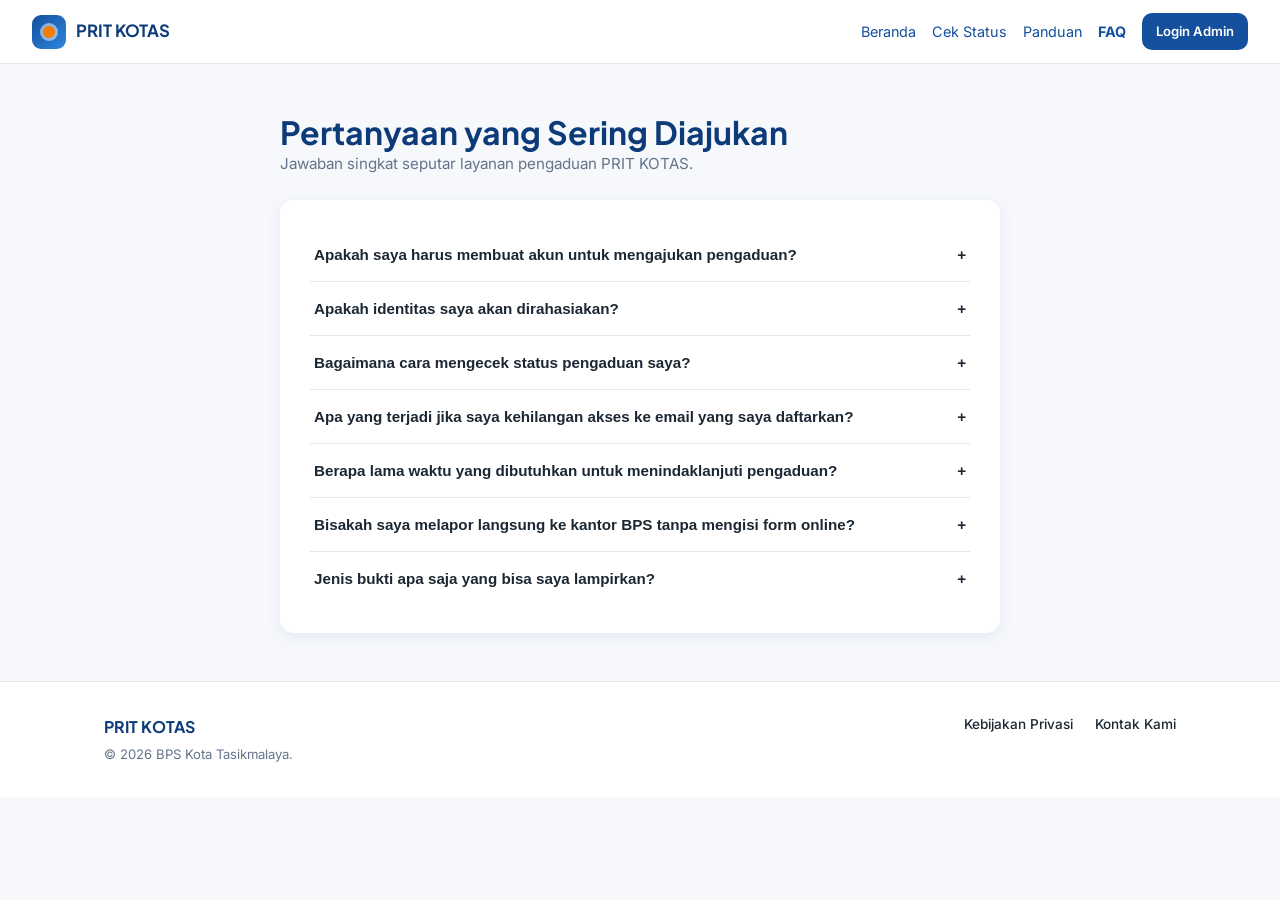
<file: faq.html>
<!DOCTYPE html>
<html lang="id">
<head>
<meta charset="UTF-8">
<meta name="viewport" content="width=device-width, initial-scale=1.0">
<title>FAQ | PRIT KOTAS</title>
<link rel="preconnect" href="https://fonts.googleapis.com">
<link href="https://fonts.googleapis.com/css2?family=Plus+Jakarta+Sans:wght@600;700;800&family=Inter:wght@400;500;600&display=swap" rel="stylesheet">
<link rel="stylesheet" href="global.css">
<link rel="stylesheet" href="landing.css">
<style>
  .faq-item { border-bottom: 1px solid var(--garis); }
  .faq-item:last-child { border-bottom: none; }
  .faq-q {
    width: 100%; text-align: left; background: none; border: none;
    padding: 18px 4px; font-weight: 700; font-size: 0.95rem; color: var(--teks-gelap);
    display: flex; justify-content: space-between; align-items: center; cursor: pointer;
  }
  .faq-a { max-height: 0; overflow: hidden; transition: max-height 0.2s ease; font-size: 0.88rem; color: var(--teks-muted); line-height: 1.7; }
  .faq-item.buka .faq-a { max-height: 300px; padding-bottom: 18px; }
  .faq-item.buka .faq-q { color: var(--biru-utama); }
  .faq-icon { transition: transform 0.2s ease; }
  .faq-item.buka .faq-icon { transform: rotate(45deg); }
</style>
</head>
<body>

<nav class="navbar">
  <a href="index.html" class="navbar__brand" style="text-decoration:none;">
    <span class="logo-dot"></span> PRIT KOTAS
  </a>
  <div class="navbar__menu">
    <a href="index.html">Beranda</a>
    <a href="cek-status.html">Cek Status</a>
    <a href="panduan.html">Panduan</a>
    <a href="faq.html" class="nav-aktif">FAQ</a>
    <a href="login.html" class="btn btn--primary btn--sm">Login Admin</a>
  </div>
</nav>

<main class="section container" style="max-width:720px;">
  <h1>Pertanyaan yang Sering Diajukan</h1>
  <p class="section-subtitle">Jawaban singkat seputar layanan pengaduan PRIT KOTAS.</p>

  <div class="card">
    <div id="daftarFaq"></div>
  </div>
</main>

<footer class="footer--lengkap">
  <div class="container">
    <div>
      <div class="footer__brand">PRIT KOTAS</div>
      <div class="footer__copy">&copy; 2026 BPS Kota Tasikmalaya.</div>
    </div>
    <div class="footer__links">
      <a href="privasi.html">Kebijakan Privasi</a>
      <a href="index.html#kontak">Kontak Kami</a>
    </div>
  </div>
</footer>

<script>
  const faq = [
    { q: "Apakah saya harus membuat akun untuk mengajukan pengaduan?", a: "Tidak. Masyarakat dapat langsung mengisi form pengaduan tanpa perlu mendaftar atau login." },
    { q: "Apakah identitas saya akan dirahasiakan?", a: "Ya. Identitas Anda sebagai whistleblower dirahasiakan sesuai ketentuan Whistle Blowing System BPS." },
    { q: "Bagaimana cara mengecek status pengaduan saya?", a: "Buka halaman \"Cek Status\", lalu masukkan email yang sama seperti saat Anda mengajukan pengaduan." },
    { q: "Apa yang terjadi jika saya kehilangan akses ke email yang saya daftarkan?", a: "Anda dapat menghubungi kami langsung lewat WhatsApp atau email resmi BPS yang tercantum di halaman Kontak, agar tim kami dapat membantu." },
    { q: "Berapa lama waktu yang dibutuhkan untuk menindaklanjuti pengaduan?", a: "Waktu penanganan bervariasi tergantung kompleksitas laporan. Anda dapat memantau tahapannya (Menunggu, Diproses, Selesai) melalui halaman Cek Status." },
    { q: "Bisakah saya melapor langsung ke kantor BPS tanpa mengisi form online?", a: "Bisa. Anda dapat datang langsung ke kantor BPS Kota Tasikmalaya, dan petugas kami akan mencatatkan laporan Anda ke dalam sistem." },
    { q: "Jenis bukti apa saja yang bisa saya lampirkan?", a: "Anda dapat mengunggah hingga 10 berkas (foto, dokumen, atau rekaman) dengan ukuran maksimal 10MB per berkas." }
  ];

  document.getElementById("daftarFaq").innerHTML = faq.map((item, i) => `
    <div class="faq-item" data-i="${i}">
      <button class="faq-q">${item.q} <span class="faq-icon">+</span></button>
      <div class="faq-a">${item.a}</div>
    </div>`).join("");

  document.querySelectorAll(".faq-item").forEach(el => {
    el.querySelector(".faq-q").addEventListener("click", () => el.classList.toggle("buka"));
  });
</script>
</body>
</html>
</file>
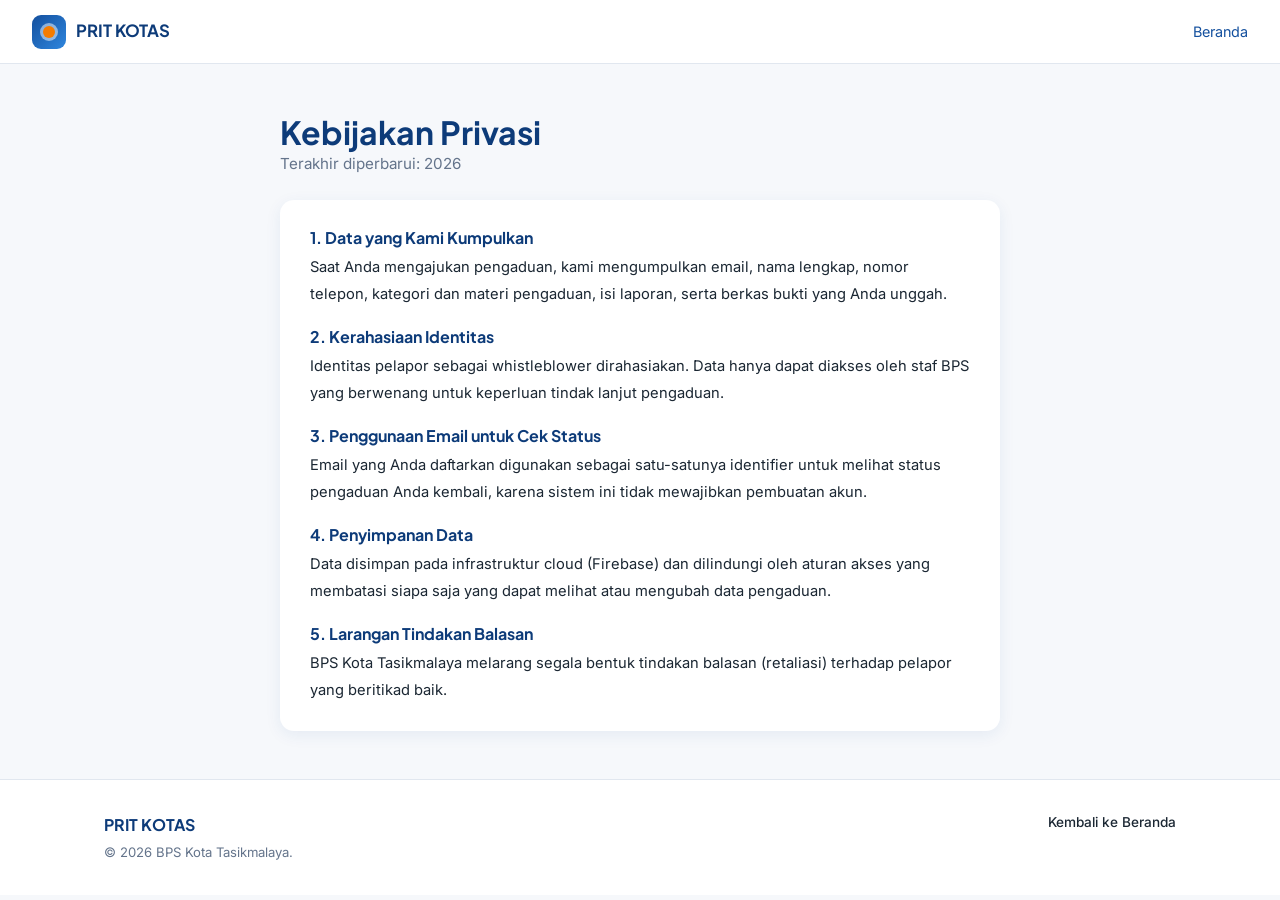
<file: privasi.html>
<!DOCTYPE html>
<html lang="id">
<head>
<meta charset="UTF-8">
<meta name="viewport" content="width=device-width, initial-scale=1.0">
<title>Kebijakan Privasi | PRIT KOTAS</title>
<link rel="preconnect" href="https://fonts.googleapis.com">
<link href="https://fonts.googleapis.com/css2?family=Plus+Jakarta+Sans:wght@600;700;800&family=Inter:wght@400;500;600&display=swap" rel="stylesheet">
<link rel="stylesheet" href="global.css">
<link rel="stylesheet" href="landing.css">
</head>
<body>

<nav class="navbar">
  <a href="index.html" class="navbar__brand" style="text-decoration:none;">
    <span class="logo-dot"></span> PRIT KOTAS
  </a>
  <div class="navbar__menu">
    <a href="index.html">Beranda</a>
  </div>
</nav>

<main class="section container" style="max-width:720px;">
  <h1>Kebijakan Privasi</h1>
  <p class="section-subtitle">Terakhir diperbarui: 2026</p>

  <div class="card" style="display:flex; flex-direction:column; gap:20px; font-size:0.92rem; color:var(--teks-gelap); line-height:1.8;">
    <div>
      <h3 style="font-size:1rem; margin-bottom:6px;">1. Data yang Kami Kumpulkan</h3>
      <p>Saat Anda mengajukan pengaduan, kami mengumpulkan email, nama lengkap, nomor telepon, kategori dan materi pengaduan, isi laporan, serta berkas bukti yang Anda unggah.</p>
    </div>
    <div>
      <h3 style="font-size:1rem; margin-bottom:6px;">2. Kerahasiaan Identitas</h3>
      <p>Identitas pelapor sebagai whistleblower dirahasiakan. Data hanya dapat diakses oleh staf BPS yang berwenang untuk keperluan tindak lanjut pengaduan.</p>
    </div>
    <div>
      <h3 style="font-size:1rem; margin-bottom:6px;">3. Penggunaan Email untuk Cek Status</h3>
      <p>Email yang Anda daftarkan digunakan sebagai satu-satunya identifier untuk melihat status pengaduan Anda kembali, karena sistem ini tidak mewajibkan pembuatan akun.</p>
    </div>
    <div>
      <h3 style="font-size:1rem; margin-bottom:6px;">4. Penyimpanan Data</h3>
      <p>Data disimpan pada infrastruktur cloud (Firebase) dan dilindungi oleh aturan akses yang membatasi siapa saja yang dapat melihat atau mengubah data pengaduan.</p>
    </div>
    <div>
      <h3 style="font-size:1rem; margin-bottom:6px;">5. Larangan Tindakan Balasan</h3>
      <p>BPS Kota Tasikmalaya melarang segala bentuk tindakan balasan (retaliasi) terhadap pelapor yang beritikad baik.</p>
    </div>
  </div>
</main>

<footer class="footer--lengkap">
  <div class="container">
    <div>
      <div class="footer__brand">PRIT KOTAS</div>
      <div class="footer__copy">&copy; 2026 BPS Kota Tasikmalaya.</div>
    </div>
    <div class="footer__links">
      <a href="index.html">Kembali ke Beranda</a>
    </div>
  </div>
</footer>
</body>
</html>
</file>
<file: global.css>
/* ===========================================================
   PRIT KOTAS — style.css
   Stylesheet global: variabel warna, tipografi, navbar,
   tombol, alert, status-pill, dan alur-status.
   =========================================================== */

:root {
  /* --- Warna utama (biru — identitas BPS) --- */
  --biru-utama: #14509E;
  --biru-gelap: #0D3B79;
  --biru-terang: #2E86DE;
  --biru-lembut: #E8F0FB;

  /* --- Warna status --- */
  --hijau-sukses: #2E7D32;
  --hijau-lembut: #E5F3E6;
  --jingga-proses: #F57C00;
  --jingga-lembut: #FDECDA;

  /* --- Netral --- */
  --putih: #FFFFFF;
  --teks-gelap: #1B2733;
  --teks-muted: #64748B;
  --garis: #E1E7EF;
  --abu-latar: #F6F8FB;
  --merah-galat: #D64545;
  --merah-lembut: #FBEAEA;
  --merah-utama: #DC2626;
  --merah-gelap: #991B1B;

  /* --- Tipografi --- */
  --font-heading: 'Plus Jakarta Sans', sans-serif;
  --font-body: 'Inter', sans-serif;

  /* --- Layout --- */
  --radius: 14px;
  --shadow: 0 4px 16px rgba(20, 80, 158, 0.08);
  --shadow-hover: 0 8px 24px rgba(20, 80, 158, 0.14);
}

* { box-sizing: border-box; margin: 0; padding: 0; }
html { scroll-behavior: smooth; }

body {
  font-family: var(--font-body);
  background: var(--abu-latar);
  color: var(--teks-gelap);
  line-height: 1.6;
  -webkit-font-smoothing: antialiased;
}

h1, h2, h3, h4 { font-family: var(--font-heading); color: var(--biru-gelap); line-height: 1.25; }
a { color: var(--biru-utama); text-decoration: none; }
a:hover { text-decoration: underline; }
img { max-width: 100%; display: block; }

.container { max-width: 1120px; margin: 0 auto; padding: 0 24px; }
.section { padding: 48px 0; }

/* --- Navbar --- */
.navbar {
  background: var(--putih);
  border-bottom: 1px solid var(--garis);
  position: sticky;
  top: 0;
  z-index: 100;
  display: flex;
  align-items: center;
  justify-content: space-between;
  padding: 0 32px;
  height: 64px;
}

.navbar__brand {
  display: flex;
  align-items: center;
  gap: 10px;
  font-family: var(--font-heading);
  font-weight: 700;
  font-size: 1.05rem;
  color: var(--biru-gelap);
}

.logo-dot {
  width: 34px; height: 34px;
  border-radius: 9px;
  background: linear-gradient(135deg, var(--biru-utama) 0%, var(--biru-terang) 100%);
  display: inline-block;
  position: relative;
}
.logo-dot::after {
  content: '';
  position: absolute; top: 50%; left: 50%;
  width: 12px; height: 12px; border-radius: 50%;
  background: var(--jingga-proses);
  transform: translate(-50%, -50%);
  box-shadow: 0 0 0 3px rgba(255,255,255,0.5);
}

.navbar__menu, .navbar__user {
  display: flex;
  align-items: center;
  gap: 16px;
  font-size: 0.9rem;
  color: var(--teks-gelap);
}
.navbar__menu .nav-aktif { color: var(--biru-utama); font-weight: 700; }

/* --- Tombol --- */
.btn {
  display: inline-flex;
  align-items: center;
  justify-content: center;
  gap: 8px;
  padding: 12px 22px;
  border-radius: 10px;
  font-family: var(--font-body);
  font-weight: 600;
  font-size: 0.92rem;
  border: none;
  cursor: pointer;
  transition: transform 0.15s ease, box-shadow 0.15s ease, background 0.15s ease, filter 0.15s ease;
  text-decoration: none !important;
}
.btn:active { transform: translateY(1px); }
.btn:disabled { opacity: 0.65; cursor: not-allowed; }

.btn--primary { background: var(--biru-utama); color: #fff; }
.btn--primary:hover { background: var(--biru-gelap); }

.btn--jingga { background: var(--jingga-proses); color: #fff; }
.btn--jingga:hover { filter: brightness(0.93); }

.btn--hijau { background: var(--hijau-sukses); color: #fff; }
.btn--hijau:hover { filter: brightness(0.93); }

.btn--ghost { background: transparent; color: var(--biru-utama); border: 1.5px solid var(--biru-utama); }
.btn--ghost:hover { background: var(--biru-lembut); }

.btn--full { width: 100%; }
.btn--sm { padding: 8px 14px; font-size: 0.82rem; }

/* --- Card generik --- */
.card {
  background: var(--putih);
  border-radius: var(--radius);
  box-shadow: var(--shadow);
  padding: 28px 30px;
}

/* --- Alert --- */
.alert {
  display: none;
  padding: 12px 16px;
  border-radius: 10px;
  font-size: 0.87rem;
  font-weight: 500;
  margin-bottom: 16px;
}
.alert.tampil { display: block; }
.alert--sukses { background: var(--hijau-lembut); color: var(--hijau-sukses); }
.alert--error { background: var(--merah-lembut); color: var(--merah-galat); }
.alert--info { background: var(--biru-lembut); color: var(--biru-utama); }

/* --- Status Pill --- */
.status-pill {
  display: inline-flex;
  align-items: center;
  gap: 6px;
  padding: 5px 14px;
  border-radius: 999px;
  font-size: 0.78rem;
  font-weight: 700;
  white-space: nowrap;
}
.status-pill--menunggu { background: var(--jingga-lembut); color: var(--jingga-proses); }
.status-pill--diproses { background: var(--biru-lembut); color: var(--biru-utama); }
.status-pill--selesai { background: var(--hijau-lembut); color: var(--hijau-sukses); }

/* --- Alur Status (elemen signature: titik + garis) --- */
.alur-status {
  display: flex;
  align-items: center;
}
.alur-status .titik {
  width: 30px; height: 30px;
  min-width: 30px;
  border-radius: 50%;
  background: var(--garis);
  color: var(--putih);
  display: flex;
  align-items: center;
  justify-content: center;
  font-size: 0.78rem;
  font-weight: 700;
  font-family: var(--font-heading);
}
.alur-status .titik.aktif.menunggu { background: var(--jingga-proses); }
.alur-status .titik.aktif.diproses { background: var(--biru-utama); }
.alur-status .titik.aktif.selesai { background: var(--hijau-sukses); }

.alur-status .garis {
  flex: 1;
  height: 3px;
  background: var(--garis);
  margin: 0 4px;
}
.alur-status .garis.aktif { background: var(--biru-utama); }

/* --- Footer --- */
.footer {
  background: var(--biru-gelap);
  color: #dce6f5;
  text-align: center;
  padding: 26px 20px;
  margin-top: 40px;
  font-size: 0.85rem;
}

/* --- Responsive --- */
@media (max-width: 720px) {
  .navbar { padding: 0 16px; }
  .navbar__menu span, .navbar__user span { display: none; }
}

/* ===========================================================
   Komponen tambahan (sesuai rancangan visual terbaru)
   =========================================================== */

/* --- Judul & subjudul section (dipakai di banyak halaman) --- */
.section-title { font-size: 1.5rem; margin-bottom: 6px; }
.section-subtitle { color: var(--teks-muted); font-size: 0.95rem; margin-bottom: 24px; }

/* --- Overlay tambahan untuk hero-foto (lapisan gelap di atas gradient) --- */
.hero-foto__overlay {
  position: absolute; inset: 0;
  background: radial-gradient(circle at 30% 20%, rgba(255,255,255,0.06), transparent 60%);
  pointer-events: none;
}

/* --- Info di sisi kiri kontak-lokasi-card --- */
.kontak-lokasi__info { display: flex; flex-direction: column; }

/* --- Icon Box (kotak ikon berwarna) --- */
.icon-box {
  width: 52px; height: 52px;
  border-radius: 14px;
  display: flex; align-items: center; justify-content: center;
  font-size: 1.4rem;
  margin-bottom: 6px;
}
.icon-box--biru { background: var(--biru-lembut); }
.icon-box--hijau { background: var(--hijau-lembut); }
.icon-box--jingga { background: var(--jingga-lembut); }
.icon-box--merah { background: var(--merah-lembut); }
.icon-box--besar { width: 72px; height: 72px; border-radius: 20px; font-size: 2.1rem; }

.icon-circle {
  width: 40px; height: 40px;
  min-width: 40px;
  border-radius: 50%;
  background: var(--biru-lembut);
  color: var(--biru-utama);
  display: flex; align-items: center; justify-content: center;
  font-size: 1.05rem;
}

/* --- Tab Switch (mis. Cek Status / Hak-hak Pelapor) --- */
.tab-switch {
  display: flex;
  gap: 28px;
  border-bottom: 1px solid var(--garis);
}
.tab-switch__item {
  padding: 18px 2px;
  font-weight: 600;
  font-size: 0.95rem;
  color: var(--teks-muted);
  cursor: pointer;
  border-bottom: 2px solid transparent;
  background: none;
  border-top: none; border-left: none; border-right: none;
}
.tab-switch__item.aktif { color: var(--biru-utama); border-bottom-color: var(--biru-utama); }

/* --- Notice Box (info/peringatan ringan) --- */
.notice-box {
  display: flex;
  gap: 12px;
  align-items: flex-start;
  padding: 14px 16px;
  border-radius: 10px;
  font-size: 0.85rem;
}
.notice-box--info { background: var(--biru-lembut); color: var(--biru-gelap); }
.notice-box--jingga { background: var(--jingga-lembut); color: #7a4200; }
.notice-box--hijau { background: var(--hijau-lembut); color: #1c4a1f; }
.notice-box__ikon { font-size: 1.1rem; flex-shrink: 0; }

/* --- Dropzone (upload file) --- */
.dropzone {
  border: 2px dashed var(--garis);
  border-radius: var(--radius);
  padding: 32px 20px;
  text-align: center;
  background: var(--abu-latar);
  cursor: pointer;
  transition: border-color 0.15s ease, background 0.15s ease;
  position: relative;
}
.dropzone:hover { border-color: var(--biru-utama); background: var(--biru-lembut); }
.dropzone input[type="file"] { position:absolute; inset:0; opacity:0; cursor:pointer; }
.dropzone__ikon { font-size: 1.8rem; margin-bottom: 10px; }
.dropzone__judul { font-weight: 700; color: var(--teks-gelap); margin-bottom: 4px; }
.dropzone__sub { font-size: 0.8rem; color: var(--teks-muted); }

/* --- Footer dengan link (versi lengkap) --- */
.footer--lengkap {
  background: var(--putih);
  border-top: 1px solid var(--garis);
  color: var(--teks-gelap);
  text-align: left;
  padding: 32px 0;
}
.footer--lengkap .container {
  display: flex;
  justify-content: space-between;
  align-items: flex-start;
  flex-wrap: wrap;
  gap: 16px;
}
.footer--lengkap .footer__brand { font-family: var(--font-heading); font-weight: 700; color: var(--biru-gelap); margin-bottom: 4px; }
.footer--lengkap .footer__copy { font-size: 0.82rem; color: var(--teks-muted); }
.footer--lengkap .footer__links { display: flex; gap: 22px; flex-wrap: wrap; }
.footer--lengkap .footer__links a { font-size: 0.85rem; color: var(--teks-gelap); font-weight: 500; }
.footer--lengkap .footer__links a:hover { color: var(--biru-utama); }

/* --- Kartu Kategori Icon (grid pilihan dengan ikon) --- */
.kategori-icon-grid {
  display: grid;
  grid-template-columns: repeat(3, 1fr);
  gap: 12px;
}
.kategori-icon-card {
  border: 1.5px solid var(--garis);
  border-radius: 12px;
  padding: 16px 14px;
  text-align: left;
  cursor: pointer;
  transition: border-color 0.15s ease, background 0.15s ease;
  display: flex;
  flex-direction: column;
  gap: 8px;
}
.kategori-icon-card:hover { border-color: var(--biru-terang); }
.kategori-icon-card.terpilih { border-color: var(--biru-utama); background: var(--biru-lembut); }
.kategori-icon-card__ikon { font-size: 1.3rem; }
.kategori-icon-card__label { font-weight: 600; font-size: 0.88rem; color: var(--teks-gelap); }
.kategori-icon-card__desc { font-size: 0.76rem; color: var(--teks-muted); }

@media (max-width: 860px) {
  .kategori-icon-grid { grid-template-columns: repeat(2, 1fr); }
}
@media (max-width: 560px) {
  .kategori-icon-grid { grid-template-columns: 1fr; }
  .footer--lengkap .container { flex-direction: column; }
}
</file>
<file: landing.css>
/* ===========================================================
   PRIT KOTAS — landing.css
   Gaya khusus halaman utama (index.html)
   =========================================================== */

.hero-eyebrow {
  display: inline-block;
  background: var(--jingga-lembut);
  color: var(--jingga-proses);
  font-weight: 700;
  font-size: 0.78rem;
  letter-spacing: 0.03em;
  padding: 6px 14px;
  border-radius: 999px;
  margin-bottom: 16px;
}

.hero-wbs {
  background: linear-gradient(180deg, var(--biru-lembut) 0%, var(--abu-latar) 100%);
  padding: 64px 0 48px;
  text-align: center;
}
.hero-wbs__inner { max-width: 780px; margin: 0 auto; }
.hero-wbs h1 { font-size: 2.2rem; margin-bottom: 20px; }
.hero-wbs__desc {
  color: var(--teks-muted);
  font-size: 1rem;
  max-width: 680px;
  margin: 0 auto 36px;
  text-align: left;
  background: var(--putih);
  border: 1px solid var(--garis);
  border-radius: var(--radius);
  padding: 20px 24px;
  box-shadow: var(--shadow);
}
.hero-wbs__desc strong { color: var(--biru-gelap); }

/* --- Hero warna solid (tanpa foto gedung/langit, sesuai revisi) --- */
.hero-solid {
  position: relative;
  background: linear-gradient(135deg, var(--biru-gelap) 0%, var(--biru-utama) 100%);
  padding: 72px 0 56px;
  color: #fff;
  overflow: hidden;
}
.hero-solid::after {
  content: '';
  position: absolute; inset: 0;
  background-image: repeating-linear-gradient(-35deg, rgba(255,255,255,0.04) 0 2px, transparent 2px 44px);
  pointer-events: none;
}
.hero-solid__inner { position: relative; z-index: 1; max-width: 860px; }
.hero-solid__eyebrow {
  display: inline-block;
  background: rgba(255,255,255,0.15);
  color: #fff;
  font-weight: 700;
  font-size: 0.78rem;
  letter-spacing: 0.04em;
  padding: 6px 16px;
  border-radius: 999px;
  margin-bottom: 16px;
}
.hero-solid h1 { color: #fff; font-size: 2.4rem; margin-bottom: 14px; }
.hero-solid p { color: #dfe9f7; font-size: 1rem; max-width: 700px; margin-bottom: 18px; line-height: 1.7; }

.disclaimer-box {
  background: rgba(255,255,255,0.08);
  border: 1px solid rgba(255,255,255,0.18);
  border-radius: var(--radius);
  padding: 18px 22px;
  font-size: 0.88rem;
  line-height: 1.75;
  color: #eaf1fc;
  max-width: 760px;
  margin-bottom: 32px;
}
.disclaimer-box strong { color: #fff; }

.wa-besar {
  display: flex;
  align-items: center;
  gap: 16px;
  background: #fff;
  border-radius: var(--radius);
  padding: 16px 22px;
  margin-bottom: 32px;
  max-width: 460px;
  text-decoration: none !important;
  transition: transform 0.15s ease;
}
.wa-besar:hover { transform: translateY(-2px); }
.wa-besar__ikon {
  width: 56px; height: 56px; min-width: 56px;
  border-radius: 16px;
  background: var(--hijau-lembut);
  color: var(--hijau-sukses);
  display: flex; align-items: center; justify-content: center;
  font-size: 1.9rem;
}
.wa-besar__judul { font-family: var(--font-heading); font-weight: 800; color: var(--teks-gelap); font-size: 1.05rem; }
.wa-besar__sub { font-size: 0.82rem; color: var(--teks-muted); }

/* --- Kartu Aksi (3 tombol besar) --- */
.tombol-aksi-grid {
  display: grid;
  grid-template-columns: repeat(3, 1fr);
  gap: 18px;
}

.kartu-aksi {
  display: flex;
  flex-direction: column;
  align-items: flex-start;
  gap: 8px;
  background: var(--putih);
  border-radius: var(--radius);
  padding: 26px 22px;
  border: 1px solid var(--garis);
  box-shadow: var(--shadow);
  text-decoration: none !important;
  transition: transform 0.15s ease, box-shadow 0.15s ease;
  border-top: 4px solid transparent;
}
.kartu-aksi:hover { transform: translateY(-3px); box-shadow: var(--shadow-hover); }

.kartu-aksi--biru { border-top-color: var(--biru-utama); }
.kartu-aksi--hijau { border-top-color: var(--hijau-sukses); }
.kartu-aksi--jingga { border-top-color: var(--jingga-proses); }
.kartu-aksi--merah { border-top-color: var(--merah-utama); }

.kartu-aksi__ikon { font-size: 1.8rem; }
.kartu-aksi__judul { font-family: var(--font-heading); font-weight: 700; font-size: 1.05rem; color: var(--teks-gelap); }
.kartu-aksi__desc { font-size: 0.85rem; color: var(--teks-muted); text-align: left; }

/* --- Hak-hak grid --- */
.hak-grid { display: grid; grid-template-columns: repeat(3, 1fr); gap: 20px; }
.hak-card {
  background: var(--putih);
  border-radius: var(--radius);
  padding: 24px;
  border: 1px solid var(--garis);
  border-left: 5px solid transparent;
}
.hak-card--biru { border-left-color: var(--biru-utama); }
.hak-card--jingga { border-left-color: var(--jingga-proses); }
.hak-card--hijau { border-left-color: var(--hijau-sukses); }
.hak-card h3 { font-size: 1rem; margin-bottom: 12px; }
.hak-list { list-style: none; display: flex; flex-direction: column; gap: 10px; }
.hak-list li {
  font-size: 0.87rem;
  color: var(--teks-gelap);
  padding-left: 20px;
  position: relative;
}
.hak-list li::before {
  content: '✓';
  position: absolute;
  left: 0;
  color: var(--hijau-sukses);
  font-weight: 700;
}

/* --- Kontak & Lokasi (2 kolom: info + peta) --- */
.kontak-lokasi-card {
  background: var(--putih);
  border: 1px solid var(--garis);
  border-radius: var(--radius-lg, 20px);
  padding: 40px;
  display: grid;
  grid-template-columns: 1fr 1fr;
  gap: 40px;
  align-items: center;
}
.kontak-item-list { display: flex; flex-direction: column; gap: 18px; margin-top: 24px; }
.kontak-item-row { display: flex; gap: 14px; align-items: flex-start; }
.kontak-item-row__label { display: block; font-size: 0.72rem; text-transform: uppercase; letter-spacing: 0.04em; color: var(--teks-muted); font-weight: 700; margin-bottom: 2px; }
.kontak-item-row__value { font-weight: 600; color: var(--teks-gelap); font-size: 0.92rem; }
.kontak-item-row__value a { color: var(--biru-utama); }

.map-placeholder {
  position: relative;
  background: linear-gradient(135deg, #d9e6f7 0%, #c3d8f0 100%);
  border-radius: var(--radius);
  min-height: 280px;
  border: 1px solid var(--garis);
  overflow: hidden;
}
.map-placeholder::before {
  content: '';
  position: absolute; inset: 0;
  background-image:
    repeating-linear-gradient(0deg, rgba(255,255,255,0.5) 0 1px, transparent 1px 40px),
    repeating-linear-gradient(90deg, rgba(255,255,255,0.5) 0 1px, transparent 1px 40px);
}
.map-placeholder__pin {
  position: absolute; top: 45%; left: 50%; transform: translate(-50%, -100%);
  font-size: 2rem;
  text-align: center;
  filter: drop-shadow(0 4px 6px rgba(0,0,0,0.2));
}
.map-placeholder__pin span {
  display: block;
  font-size: 0.7rem;
  font-weight: 700;
  color: var(--biru-gelap);
  background: rgba(255,255,255,0.9);
  padding: 2px 8px;
  border-radius: 6px;
  margin-top: 4px;
  white-space: nowrap;
}
.map-placeholder__chip {
  position: absolute; bottom: 14px; left: 14px;
  background: var(--putih);
  padding: 8px 14px;
  border-radius: 8px;
  font-size: 0.8rem;
  font-weight: 700;
  color: var(--teks-gelap);
  box-shadow: var(--shadow);
}
.map-placeholder__caption {
  position: absolute; bottom: 14px; right: 14px;
  font-size: 0.68rem;
  color: var(--teks-muted);
  background: rgba(255,255,255,0.8);
  padding: 4px 8px;
  border-radius: 4px;
}

@media (max-width: 860px) {
  .tombol-aksi-grid { grid-template-columns: 1fr; }
  .hak-grid { grid-template-columns: 1fr; }
  .kontak-lokasi-card { grid-template-columns: 1fr; padding: 24px; }
  .hero-wbs h1, .hero-solid h1 { font-size: 1.7rem; }
}
</file>
